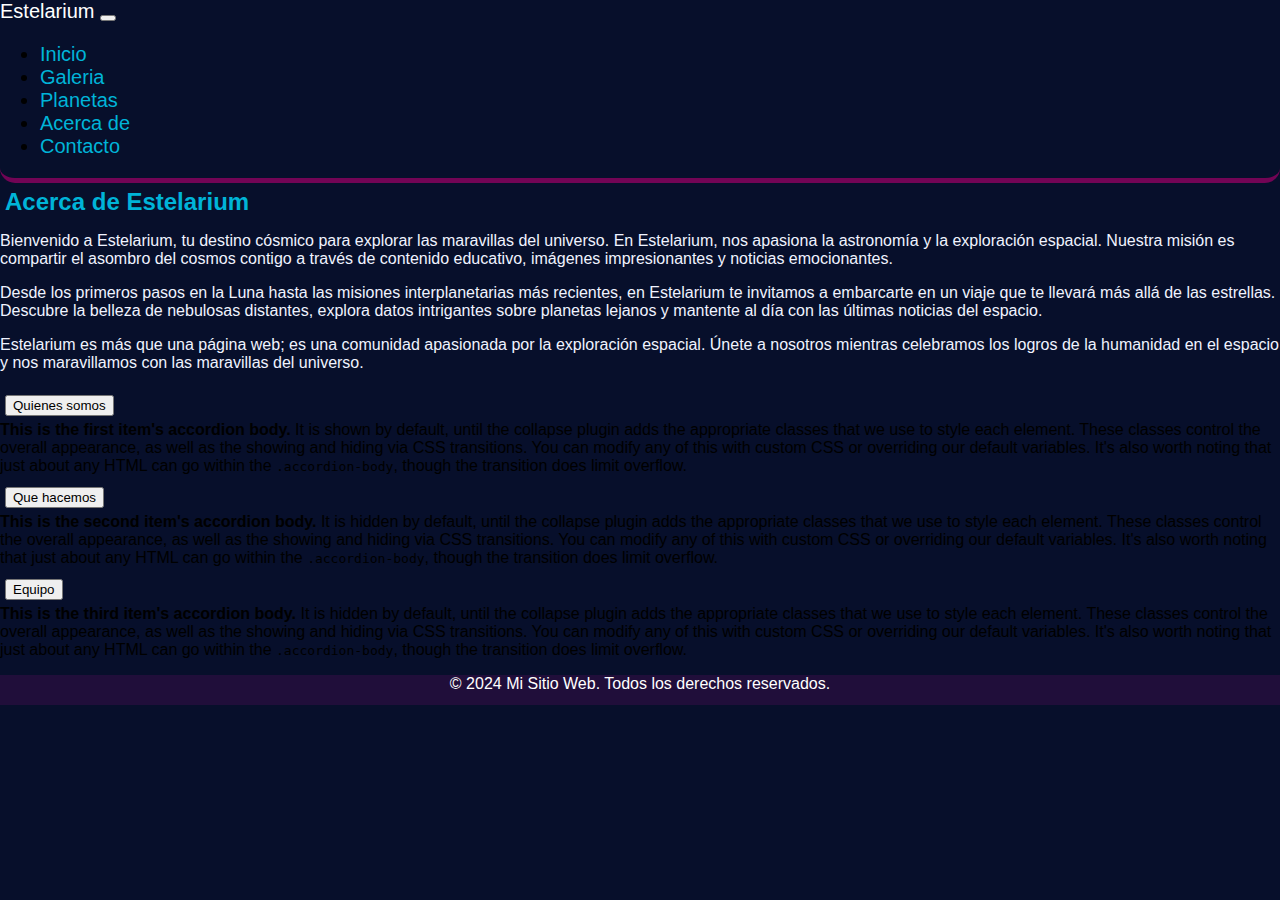
<file: acerca.html>
<!DOCTYPE html>
<html lang="es">
<head>
    <meta charset="UTF-8">
    <meta name="viewport" content="width=device-width, initial-scale=1.0">
    <title>Estelarium</title>
    <link href="https://cdn.jsdelivr.net/npm/bootstrap@5.3.2/dist/css/bootstrap.min.css" rel="stylesheet" integrity="sha384-T3c6CoIi6uLrA9TneNEoa7RxnatzjcDSCmG1MXxSR1GAsXEV/Dwwykc2MPK8M2HN" crossorigin="anonymous">
    <link rel="stylesheet" href="./css/style.css">
</head>
<body>

    <!-- <header>
        <a href="./index.html"
        class="logo">
            <h2 class="nombre-empresa">Estlarium</h2>
        </a>
        <nav>
            <a href="./index.html" class="nav-link">Inicio</a>
            <a href="./galeria.html" class="nav-link">Galeria</a>
            <a href="./planetas.html" class="nav-link">Planetas</a>
            <a href="./acerca.html" class="nav-link">Acerca de</a>
            <a href="./contacto.html" class="nav-link">Contacto</a>
            </nav>
    </header> -->

    <header class="navbar navbar-expand-lg ">
        <div class="container-fluid">
            <a class="navbar-brand text-primary" href="./index.html">Estelarium</a>
            <button class="navbar-toggler" type="button" data-bs-toggle="collapse" data-bs-target="#navbarNav" aria-controls="navbarNav" aria-expanded="false" aria-label="Toggle navigation">
            <span class="navbar-toggler-icon"></span>
            </button>
            <div class="collapse navbar-collapse" id="navbarNav">
                <ul class="navbar-nav">
                <li class="nav-item">
                    <a class="nav-link" aria-current="page" href="./index.html">Inicio</a>
                </li>
                <li class="nav-item">
                    <a class="nav-link" href="./galeria.html">Galeria</a>
                </li>
                <li class="nav-item">
                    <a class="nav-link" href="./planetas.html">Planetas</a>
                </li>
                <li class="nav-item">
                    <a class="nav-link" href="./acerca.html">Acerca de</a>
                </li>
                <li class="nav-item">
                    <a class="nav-link" href="./contacto.html">Contacto</a>
                </li>

                </ul>
            </div>
        </div>
    </header>

    <main class="acercade">
        <section class="about-section">
            <h2>Acerca de Estelarium</h2>
            <p>Bienvenido a Estelarium, tu destino cósmico para explorar las maravillas del universo. En Estelarium, nos apasiona la astronomía y la exploración espacial. Nuestra misión es compartir el asombro del cosmos contigo a través de contenido educativo, imágenes impresionantes y noticias emocionantes.</p>
    
            <p>Desde los primeros pasos en la Luna hasta las misiones interplanetarias más recientes, en Estelarium te invitamos a embarcarte en un viaje que te llevará más allá de las estrellas. Descubre la belleza de nebulosas distantes, explora datos intrigantes sobre planetas lejanos y mantente al día con las últimas noticias del espacio.</p>
    
            <p>Estelarium es más que una página web; es una comunidad apasionada por la exploración espacial. Únete a nosotros mientras celebramos los logros de la humanidad en el espacio y nos maravillamos con las maravillas del universo.</p>
            <!-- <div>
                <img src="./img/acercade1.jpg" alt="">
            </div> -->
        </section>
        <!-- Acordeon -->
        <section class="accordion bg-$indigo-300" id="accordionExample">
            <article class="accordion-item p-3 text-primary-emphasis bg-primary-subtle border border-primary-subtle rounded-3">
                <h2 class="accordion-header">
                    <button class="accordion-button" type="button" data-bs-toggle="collapse" data-bs-target="#collapseOne" aria-expanded="true" aria-controls="collapseOne">
                    Quienes somos
                    </button>
                </h2>
                <div id="collapseOne" class="accordion-collapse collapse show" data-bs-parent="#accordionExample">
                    <div class="accordion-body">
                    <strong>This is the first item's accordion body.</strong> It is shown by default, until the collapse plugin adds the appropriate classes that we use to style each element. These classes control the overall appearance, as well as the showing and hiding via CSS transitions. You can modify any of this with custom CSS or overriding our default variables. It's also worth noting that just about any HTML can go within the <code>.accordion-body</code>, though the transition does limit overflow.
                    </div>
                </div>
            </article>
            <article class="accordion-item p-3 text-primary-emphasis bg-primary-subtle border border-primary-subtle rounded-3">
                <h2 class="accordion-header">
                    <button class="accordion-button collapsed" type="button" data-bs-toggle="collapse" data-bs-target="#collapseTwo" aria-expanded="false" aria-controls="collapseTwo">
                    Que hacemos
                    </button>
                </h2>
                <div id="collapseTwo" class="accordion-collapse collapse" data-bs-parent="#accordionExample">
                    <div class="accordion-body">
                    <strong>This is the second item's accordion body.</strong> It is hidden by default, until the collapse plugin adds the appropriate classes that we use to style each element. These classes control the overall appearance, as well as the showing and hiding via CSS transitions. You can modify any of this with custom CSS or overriding our default variables. It's also worth noting that just about any HTML can go within the <code>.accordion-body</code>, though the transition does limit overflow.
                    </div>
                </div>
            </article>
            <article class="accordion-item p-3 text-primary-emphasis bg-primary-subtle border border-primary-subtle rounded-3">
                <h2 class="accordion-header">
                    <button class="accordion-button collapsed" type="button" data-bs-toggle="collapse" data-bs-target="#collapseThree" aria-expanded="false" aria-controls="collapseThree">
                    Equipo
                    </button>
                </h2>
                <div id="collapseThree" class="accordion-collapse collapse" data-bs-parent="#accordionExample">
                    <div class="accordion-body">
                    <strong>This is the third item's accordion body.</strong> It is hidden by default, until the collapse plugin adds the appropriate classes that we use to style each element. These classes control the overall appearance, as well as the showing and hiding via CSS transitions. You can modify any of this with custom CSS or overriding our default variables. It's also worth noting that just about any HTML can go within the <code>.accordion-body</code>, though the transition does limit overflow.
                    </div>
                </div>
            </article>
        </section>

    </main>
    <footer>
        <p>&copy; 2024 Mi Sitio Web. Todos los derechos reservados.</p>
    </footer>

    <script src="https://cdn.jsdelivr.net/npm/bootstrap@5.3.2/dist/js/bootstrap.bundle.min.js" integrity="sha384-C6RzsynM9kWDrMNeT87bh95OGNyZPhcTNXj1NW7RuBCsyN/o0jlpcV8Qyq46cDfL" crossorigin="anonymous"></script>
</body>
</html>
</file>
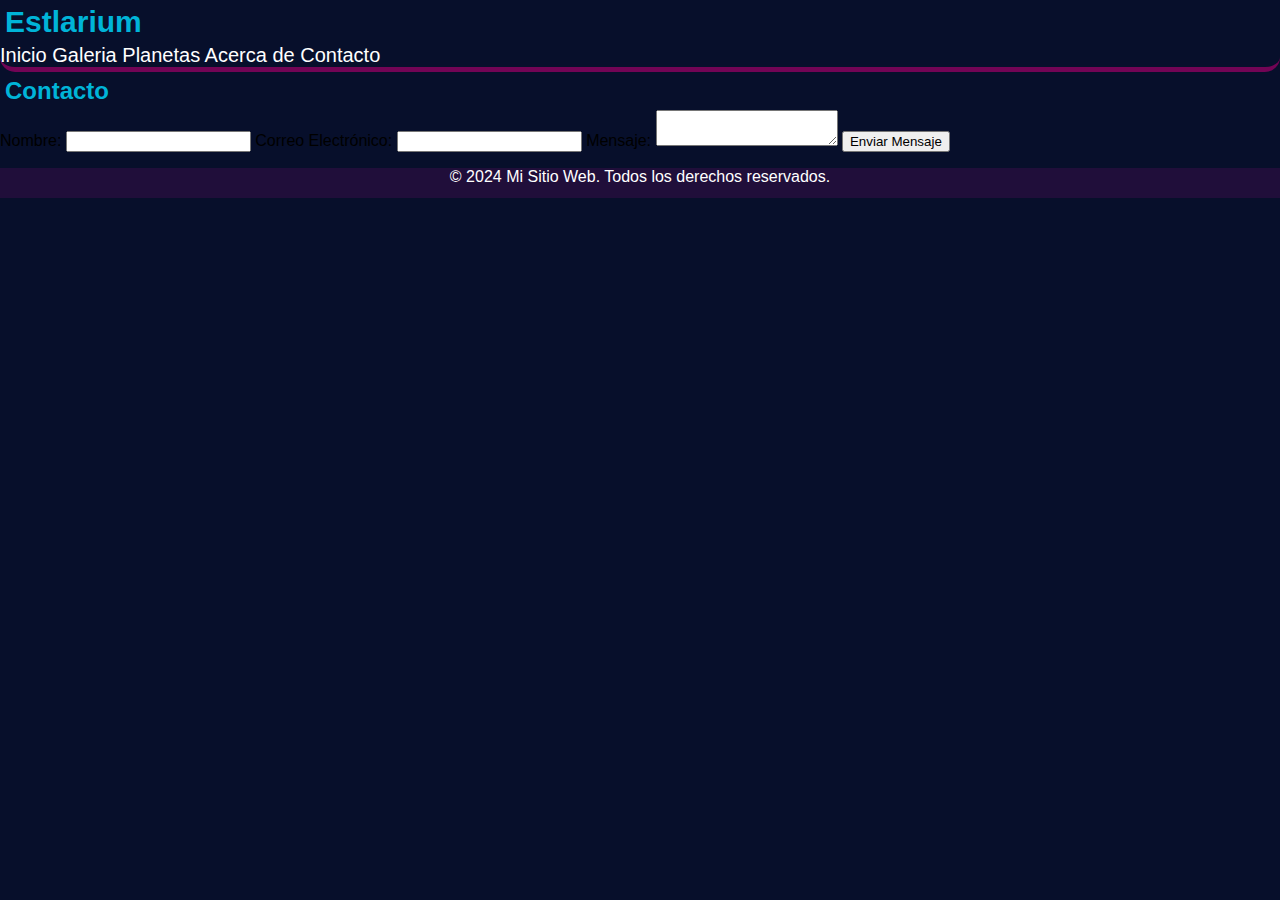
<file: contacto.html>
<!DOCTYPE html>
<html lang="es">
<head>
    <meta charset="UTF-8">
    <meta name="viewport" content="width=device-width, initial-scale=1.0">
    <title>Estelarium</title>
    <link rel="stylesheet" href="./css/style.css">
</head>
<body>

    <header>
        <a href="./index.html"
        class="logo">
            <h2 class="nombre-empresa">Estlarium</h2>
        </a>
        <nav>
            <a href="./index.html" class="nav-link">Inicio</a>
            <a href="./galeria.html" class="nav-link">Galeria</a>
            <a href="./planetas.html" class="nav-link">Planetas</a>
            <a href="./acerca.html" class="nav-link">Acerca de</a>
            <a href="./contacto.html" class="nav-link">Contacto</a>
            </nav>
    </header>


    <main>
        <section class="contact-section">
            <h2>Contacto</h2>
            <form action="procesar_formulario.php" method="POST">
                <label for="nombre">Nombre:</label>
                <input type="text" id="nombre" name="nombre" required>
    
                <label for="email">Correo Electrónico:</label>
                <input type="email" id="email" name="email" required>
    
                <label for="mensaje">Mensaje:</label>
                <textarea id="mensaje" name="mensaje" required></textarea>
    
                <button type="submit">Enviar Mensaje</button>
            </form>
        </section>
        </main>
    <footer>
        <p>&copy; 2024 Mi Sitio Web. Todos los derechos reservados.</p>
    </footer>

</body>
</html>
</file>
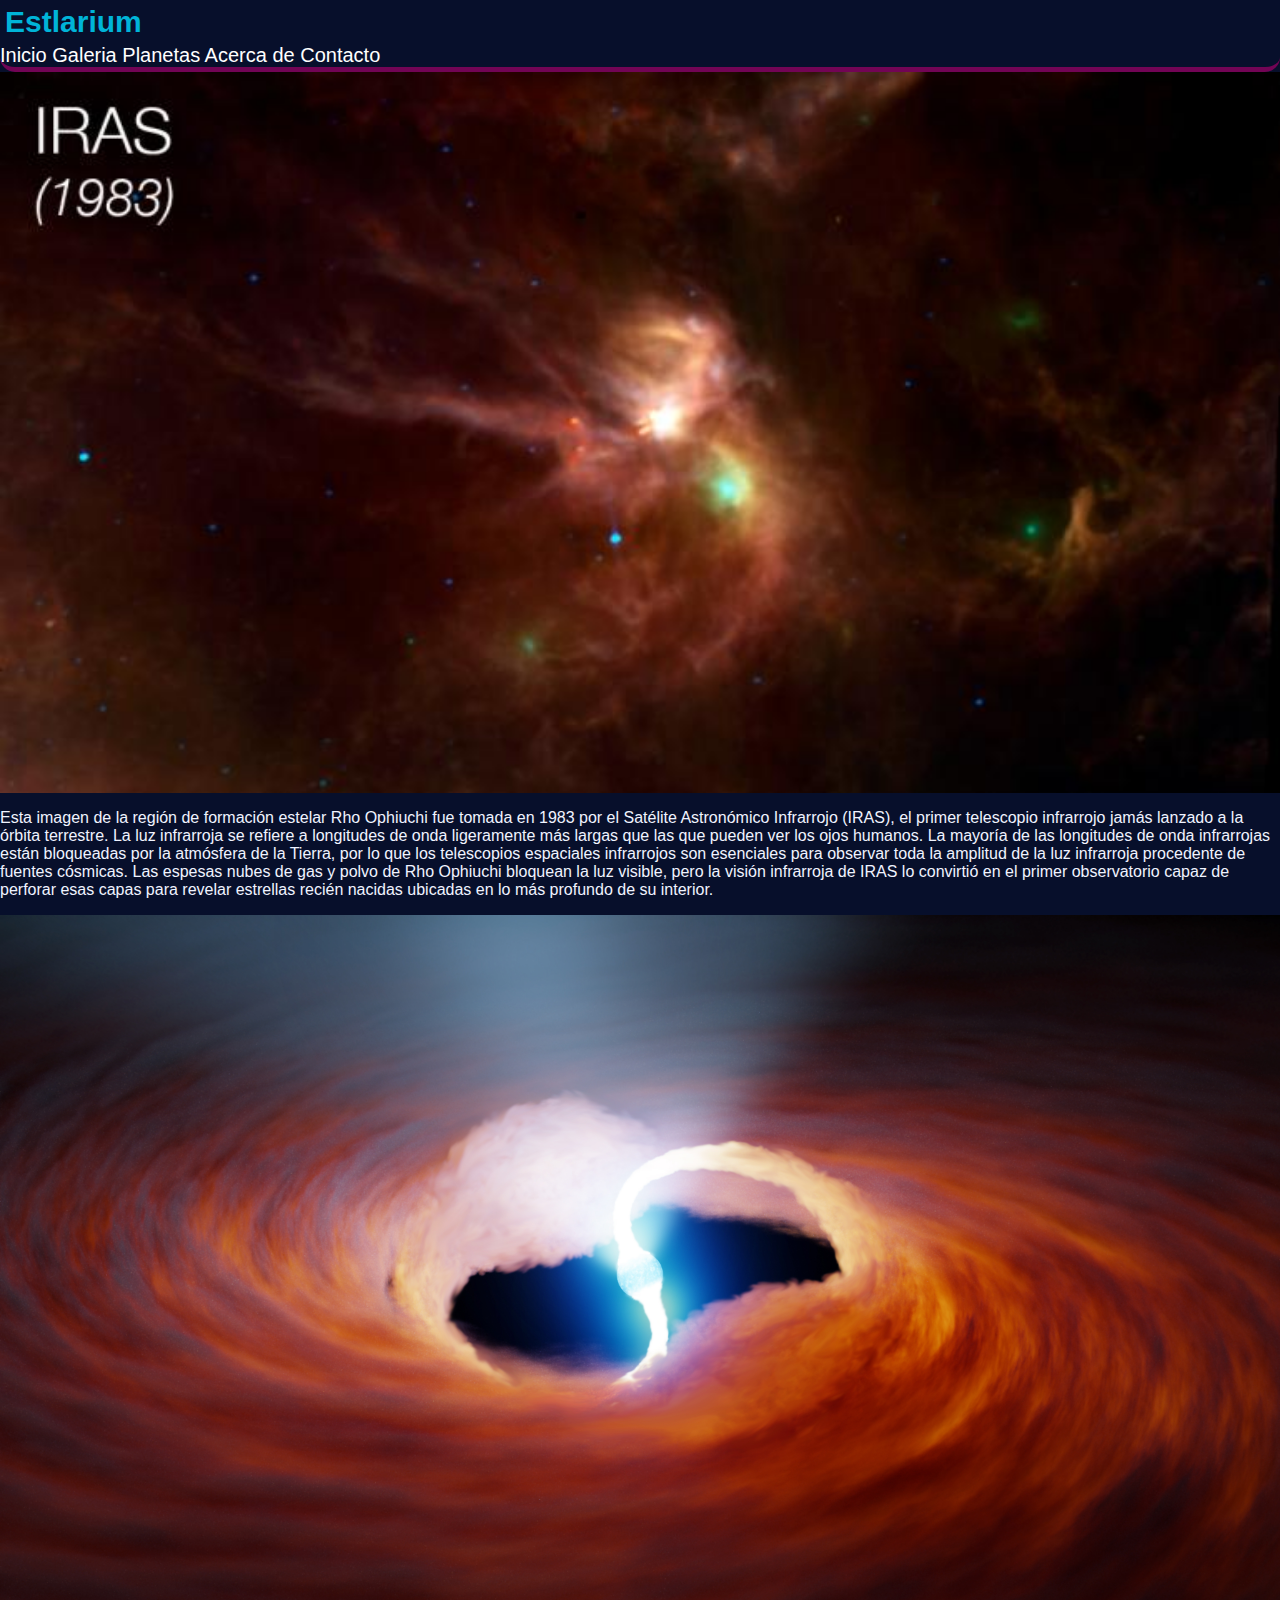
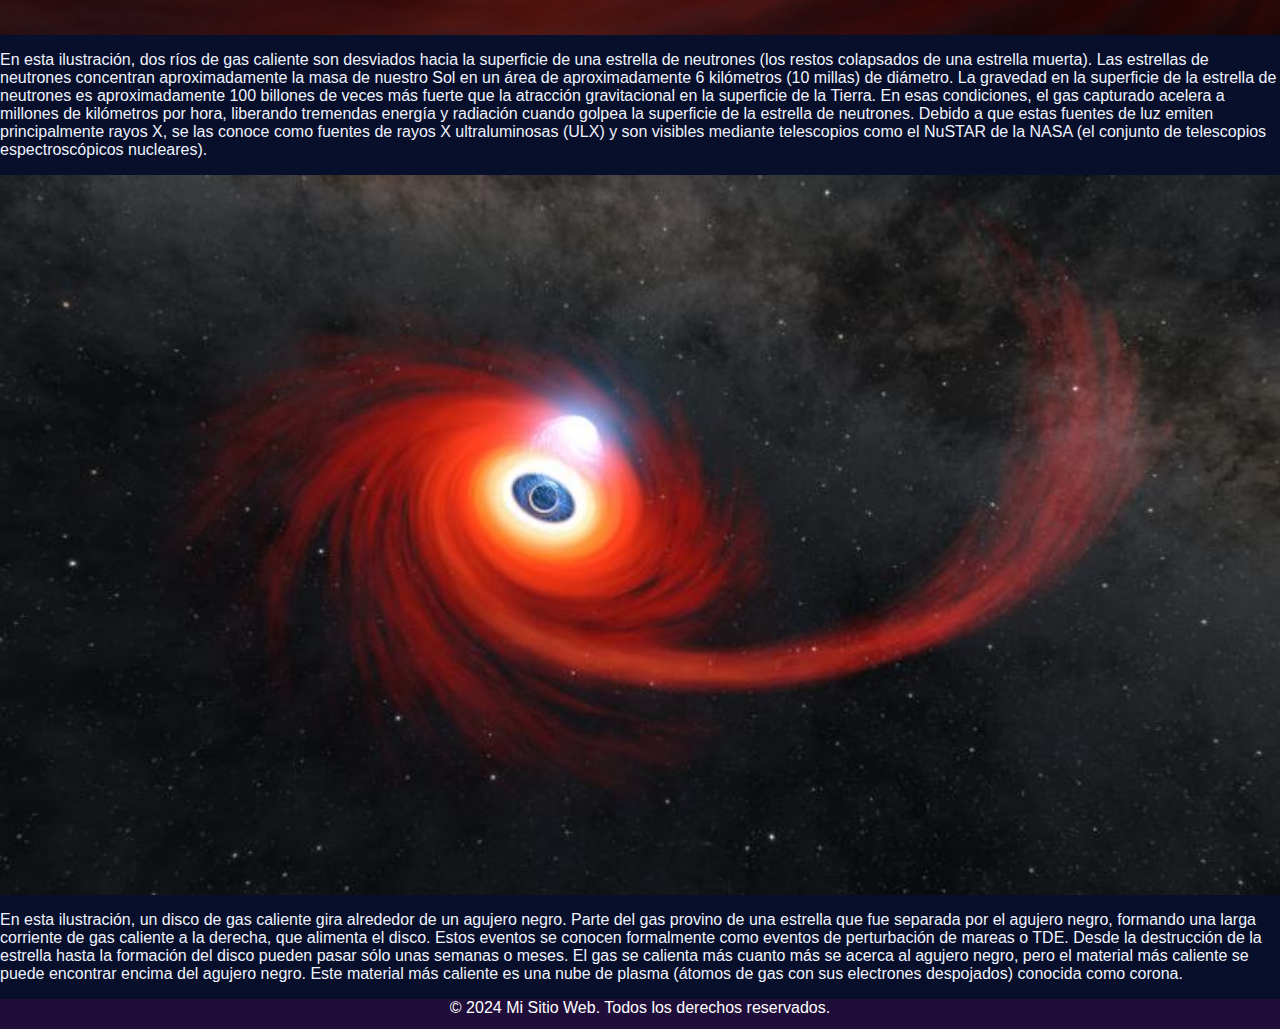
<file: galeria.html>
<!DOCTYPE html>
<html lang="es">
<head>
    <meta charset="UTF-8">
    <meta name="viewport" content="width=device-width, initial-scale=1.0">
    <title>Estelarium</title>
    <link rel="stylesheet" href="./css/style.css">
</head>
<body>

    <header>
        <a href="./index.html" class="logo">
            <h2 class="nombre-empresa">Estlarium</h2>
        </a>
        <nav>
            <a href="./index.html" class="nav-link">Inicio</a>
            <a href="./galeria.html" class="nav-link">Galeria</a>
            <a href="./planetas.html" class="nav-link">Planetas</a>
            <a href="./acerca.html" class="nav-link">Acerca de</a>
            <a href="./contacto.html" class="nav-link">Contacto</a>
            </nav>
    </header>


    <main>
        <section class="gallery">
            <div class="photo">
                <img src="./img/galeria1.jpg" alt="Foto 1">
                <p>Esta imagen de la región de formación estelar Rho Ophiuchi fue tomada en 1983 por el Satélite Astronómico Infrarrojo (IRAS), el primer telescopio infrarrojo jamás lanzado a la órbita terrestre. La luz infrarroja se refiere a longitudes de onda ligeramente más largas que las que pueden ver los ojos humanos. La mayoría de las longitudes de onda infrarrojas están bloqueadas por la atmósfera de la Tierra, por lo que los telescopios espaciales infrarrojos son esenciales para observar toda la amplitud de la luz infrarroja procedente de fuentes cósmicas. Las espesas nubes de gas y polvo de Rho Ophiuchi bloquean la luz visible, pero la visión infrarroja de IRAS lo convirtió en el primer observatorio capaz de perforar esas capas para revelar estrellas recién nacidas ubicadas en lo más profundo de su interior.</p>
            </div>
            <div class="photo">
                <img src="./img/galeria2.jpg" alt="Foto 2">
                <p>
                    En esta ilustración, dos ríos de gas caliente son desviados hacia la superficie de una estrella de neutrones (los restos colapsados de una estrella muerta). Las estrellas de neutrones concentran aproximadamente la masa de nuestro Sol en un área de aproximadamente 6 kilómetros (10 millas) de diámetro. La gravedad en la superficie de la estrella de neutrones es aproximadamente 100 billones de veces más fuerte que la atracción gravitacional en la superficie de la Tierra. En esas condiciones, el gas capturado acelera a millones de kilómetros por hora, liberando tremendas energía y radiación cuando golpea la superficie de la estrella de neutrones. Debido a que estas fuentes de luz emiten principalmente rayos X, se las conoce como fuentes de rayos X ultraluminosas (ULX) y son visibles mediante telescopios como el NuSTAR de la NASA (el conjunto de telescopios espectroscópicos nucleares).
                </p>
            </div>
            <div class="photo">
                <img src="./img/galeria3.jpg" alt="Foto 3">
                <p>
                    En esta ilustración, un disco de gas caliente gira alrededor de un agujero negro. Parte del gas provino de una estrella que fue separada por el agujero negro, formando una larga corriente de gas caliente a la derecha, que alimenta el disco. Estos eventos se conocen formalmente como eventos de perturbación de mareas o TDE. Desde la destrucción de la estrella hasta la formación del disco pueden pasar sólo unas semanas o meses. El gas se calienta más cuanto más se acerca al agujero negro, pero el material más caliente se puede encontrar encima del agujero negro. Este material más caliente es una nube de plasma (átomos de gas con sus electrones despojados) conocida como corona.
                </p>
            </div>
            <!-- Agrega más fotos según sea necesario -->
        </section>
    
    </main>
    <footer>
        <p>&copy; 2024 Mi Sitio Web. Todos los derechos reservados.</p>
    </footer>

</body>
</html>
</file>
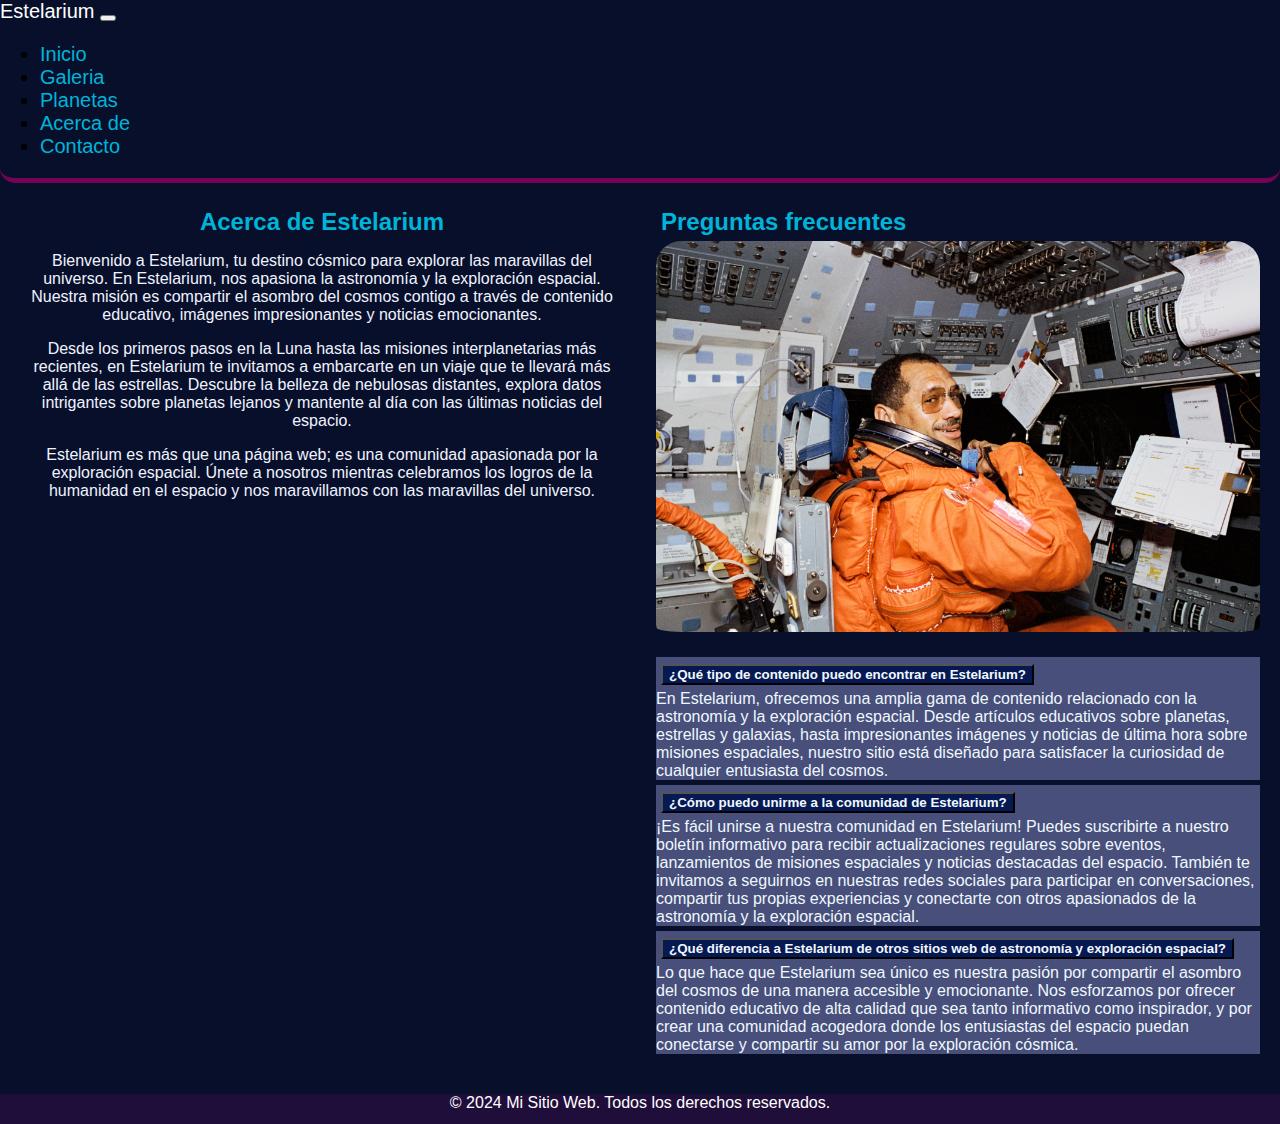
<file: pages/acerca.html>
<!DOCTYPE html>
<html lang="es">
<head>
    <meta charset="UTF-8">
    <meta name="viewport" content="width=device-width, initial-scale=1.0">
    <!-- Key words -->
    <meta name="keywords" content="acerca de nosotros, equipo, misión, valores, exploración espacial, astronomía, conocimiento del cosmos">
    <title>Estelarium</title>
    <meta name="title" content="Estelarium" />
    <!-- Meta description -->
    <meta name="description" content="Descubre quiénes somos en Estelarium. Conoce nuestro equipo apasionado por la exploración espacial y la astronomía. Aprende más sobre nuestra misión, valores y compromiso con la difusión del conocimiento sobre el cosmos. ¡Únete a nosotros en nuestro viaje por las estrellas!">
    
    <!-- Open Graph / Facebook -->
    <meta property="og:type" content="website" />
    <meta property="og:url" content="https://metatags.io/" />
    <meta property="og:title" content="Estelarium" />
    <meta property="og:description" content="Explora el cosmos con Estelarium. Descubre noticias, imágenes y curiosidades sobre la exploración espacial, planetas, estrellas y más. ¡Únete a nosotros en este viaje por el universo!" />
    <meta property="og:image" content="https://metatags.io/images/meta-tags.png" />

    <!-- Twitter -->
    <meta property="twitter:card" content="summary_large_image" />
    <meta property="twitter:url" content="https://metatags.io/" />
    <meta property="twitter:title" content="Estelarium" />
    <meta property="twitter:description" content="Explora el cosmos con Estelarium. Descubre noticias, imágenes y curiosidades sobre la exploración espacial, planetas, estrellas y más. ¡Únete a nosotros en este viaje por el universo!" />
    <meta property="twitter:image" content="https://metatags.io/images/meta-tags.png" />

    <!-- Links -->
    <link href="https://cdn.jsdelivr.net/npm/bootstrap@5.3.2/dist/css/bootstrap.min.css" rel="stylesheet" integrity="sha384-T3c6CoIi6uLrA9TneNEoa7RxnatzjcDSCmG1MXxSR1GAsXEV/Dwwykc2MPK8M2HN" crossorigin="anonymous">
    <link rel="stylesheet" href="../css/style.css">
</head>
<body>

    </header>

    <header class="navbar navbar-expand-lg ">
        <section class="container-fluid">
            <a class="navbar-brand text-primary" href="../index.html">Estelarium</a>
            <button class="navbar-toggler" type="button" data-bs-toggle="collapse" data-bs-target="#navbarNav" aria-controls="navbarNav" aria-expanded="false" aria-label="Toggle navigation">
            <span class="navbar-toggler-icon"></span>
            </button>
            <div class="collapse navbar-collapse" id="navbarNav">
                <ul class="navbar-nav">
                <li class="nav-item">
                    <a class="nav-link" aria-current="page" href="../index.html">Inicio</a>
                </li>
                <li class="nav-item">
                    <a class="nav-link" href="../pages/galeria.html">Galeria</a>
                </li>
                <li class="nav-item">
                    <a class="nav-link" href="../pages/planetas.html">Planetas</a>
                </li>
                <li class="nav-item">
                    <a class="nav-link" href="../pages/acerca.html">Acerca de</a>
                </li>
                <li class="nav-item">
                    <a class="nav-link" href="../pages/contacto.html">Contacto</a>
                </li>

                </ul>
            </div>
        </section>
    </header>

    <main class="acercade-container">
        <section >
            <article class="about-section">
                <h2>Acerca de Estelarium</h2>
                <p>Bienvenido a Estelarium, tu destino cósmico para explorar las maravillas del universo. En Estelarium, nos apasiona la astronomía y la exploración espacial. Nuestra misión es compartir el asombro del cosmos contigo a través de contenido educativo, imágenes impresionantes y noticias emocionantes.</p>
        
                <p>Desde los primeros pasos en la Luna hasta las misiones interplanetarias más recientes, en Estelarium te invitamos a embarcarte en un viaje que te llevará más allá de las estrellas. Descubre la belleza de nebulosas distantes, explora datos intrigantes sobre planetas lejanos y mantente al día con las últimas noticias del espacio.</p>
        
                <p>Estelarium es más que una página web; es una comunidad apasionada por la exploración espacial. Únete a nosotros mientras celebramos los logros de la humanidad en el espacio y nos maravillamos con las maravillas del universo.</p>
                <!-- <div>
                    <img src="./img/acercade1.jpg" alt="">
                </div> -->
            </article>
        </section>
        <section>
            <section class="accordion" id="accordionExample">
                <h2>Preguntas frecuentes</h2>
                <div>
                    <img src="../img/acercade1.jpg" alt="Acerca de nosotros">
                </div>
                <div class="accordion-item">
                    <h2 class="accordion-header">
                        <button class="accordion-button" type="button" data-bs-toggle="collapse" data-bs-target="#collapseOne" aria-expanded="true" aria-controls="collapseOne">
                            <strong>¿Qué tipo de contenido puedo encontrar en Estelarium?
                            </strong>
                        </button>
                    </h2>
                    <div id="collapseOne" class="accordion-collapse collapse show" data-bs-parent="#accordionExample">
                        <div class="accordion-body">
                            En Estelarium, ofrecemos una amplia gama de contenido relacionado con la astronomía y la exploración espacial. Desde artículos educativos sobre planetas, estrellas y galaxias, hasta impresionantes imágenes y noticias de última hora sobre misiones espaciales, nuestro sitio está diseñado para satisfacer la curiosidad de cualquier entusiasta del cosmos.                        </div>
                    </div>
                </div>
                <div class="accordion-item">
                    <h2 class="accordion-header">
                        <button class="accordion-button collapsed" type="button" data-bs-toggle="collapse" data-bs-target="#collapseTwo" aria-expanded="false" aria-controls="collapseTwo">
                            <strong>¿Cómo puedo unirme a la comunidad de Estelarium?</strong>
                        </button>
                    </h2>
                    <div id="collapseTwo" class="accordion-collapse collapse" data-bs-parent="#accordionExample">
                    <div class="accordion-body">
                        ¡Es fácil unirse a nuestra comunidad en Estelarium! Puedes suscribirte a nuestro boletín informativo para recibir actualizaciones regulares sobre eventos, lanzamientos de misiones espaciales y noticias destacadas del espacio. También te invitamos a seguirnos en nuestras redes sociales para participar en conversaciones, compartir tus propias experiencias y conectarte con otros apasionados de la astronomía y la exploración espacial.
                    </div>
                </div>
                </div>
                <div class="accordion-item">
                    <h2 class="accordion-header">
                        <button class="accordion-button collapsed" type="button" data-bs-toggle="collapse" data-bs-target="#collapseThree" aria-expanded="false" aria-controls="collapseThree">
                            <strong>¿Qué diferencia a Estelarium de otros sitios web de astronomía y exploración espacial?</strong>
                        </button>
                    </h2>
                <div id="collapseThree" class="accordion-collapse collapse" data-bs-parent="#accordionExample">
                    <div class="accordion-body">
                        Lo que hace que Estelarium sea único es nuestra pasión por compartir el asombro del cosmos de una manera accesible y emocionante. Nos esforzamos por ofrecer contenido educativo de alta calidad que sea tanto informativo como inspirador, y por crear una comunidad acogedora donde los entusiastas del espacio puedan conectarse y compartir su amor por la exploración cósmica.
                    </div>
                </div>
                </div>
            </section>

        </section>
    </main>
    <footer>
        <p>&copy; 2024 Mi Sitio Web. Todos los derechos reservados.</p>
    </footer>

    <script src="https://cdn.jsdelivr.net/npm/bootstrap@5.3.2/dist/js/bootstrap.bundle.min.js" integrity="sha384-C6RzsynM9kWDrMNeT87bh95OGNyZPhcTNXj1NW7RuBCsyN/o0jlpcV8Qyq46cDfL" crossorigin="anonymous"></script>
</body>
</html>
</file>
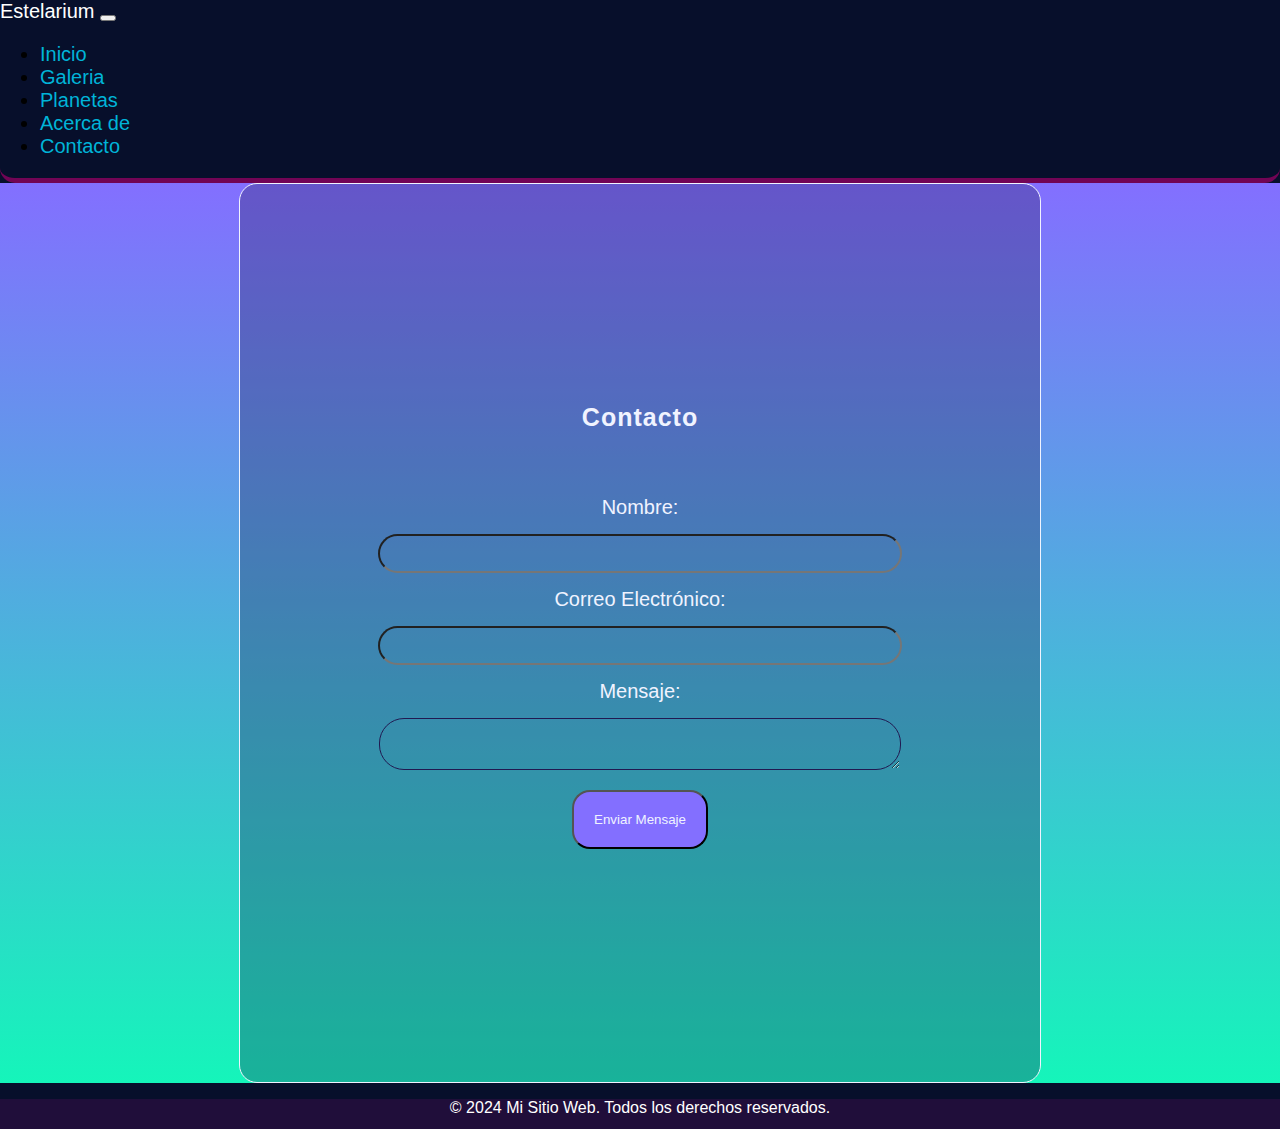
<file: pages/contacto.html>
<!DOCTYPE html>
<html lang="es">
<head>
    <meta charset="UTF-8">
    <meta name="viewport" content="width=device-width, initial-scale=1.0">

    <title>Estelarium</title>
    <meta name="title" content="Estelarium" />
    <!-- Meta description -->
    <meta name="description" content="Conecta con nosotros en Estelarium. Encuentra información de contacto y cómo comunicarte con nuestro equipo apasionado por la exploración espacial y la astronomía. Estamos aquí para responder tus preguntas, recibir tus comentarios y compartir nuestro entusiasmo por el cosmos. ¡Contáctanos hoy mismo y únete a la conversación!">

    <!-- Open Graph / Facebook -->
    <meta property="og:type" content="website" />
    <meta property="og:url" content="https://metatags.io/" />
    <meta property="og:title" content="Estelarium" />
    <meta property="og:description" content="Explora el cosmos con Estelarium. Descubre noticias, imágenes y curiosidades sobre la exploración espacial, planetas, estrellas y más. ¡Únete a nosotros en este viaje por el universo!" />
    <meta property="og:image" content="https://metatags.io/images/meta-tags.png" />

    <!-- Twitter -->
    <meta property="twitter:card" content="summary_large_image" />
    <meta property="twitter:url" content="https://metatags.io/" />
    <meta property="twitter:title" content="Estelarium" />
    <meta property="twitter:description" content="Explora el cosmos con Estelarium. Descubre noticias, imágenes y curiosidades sobre la exploración espacial, planetas, estrellas y más. ¡Únete a nosotros en este viaje por el universo!" />
    <meta property="twitter:image" content="https://metatags.io/images/meta-tags.png" />

    <!-- Links -->
    <link href="https://cdn.jsdelivr.net/npm/bootstrap@5.3.2/dist/css/bootstrap.min.css" rel="stylesheet" integrity="sha384-T3c6CoIi6uLrA9TneNEoa7RxnatzjcDSCmG1MXxSR1GAsXEV/Dwwykc2MPK8M2HN" crossorigin="anonymous">
    <link rel="stylesheet" href="../css/style.css">
</head>
<body>

    <header class="navbar navbar-expand-lg ">
        <section class="container-fluid">
            <a class="navbar-brand text-primary" href="../index.html">Estelarium</a>
            <button class="navbar-toggler" type="button" data-bs-toggle="collapse" data-bs-target="#navbarNav" aria-controls="navbarNav" aria-expanded="false" aria-label="Toggle navigation">
            <span class="navbar-toggler-icon"></span>
            </button>
            <div class="collapse navbar-collapse" id="navbarNav">
                <ul class="navbar-nav">
                <li class="nav-item">
                    <a class="nav-link" aria-current="page" href="../index.html">Inicio</a>
                </li>
                <li class="nav-item">
                    <a class="nav-link" href="../pages/galeria.html">Galeria</a>
                </li>
                <li class="nav-item">
                    <a class="nav-link" href="../pages/planetas.html">Planetas</a>
                </li>
                <li class="nav-item">
                    <a class="nav-link" href="../pages/acerca.html">Acerca de</a>
                </li>
                <li class="nav-item">
                    <a class="nav-link" href="../pages/contacto.html">Contacto</a>
                </li>

                </ul>
            </div>
        </section>
    </header>


    <main>
        <section>
            <article class="form-container">
                <div class="form">
                    <form>
                        <h2>Contacto</h2>
                        <label for="nombre">Nombre:</label>
                        <input type="text" id="nombre" name="nombre" required>
            
                        <label for="email">Correo Electrónico:</label>
                        <input type="email" id="email" name="email" required>
            
                        <label for="mensaje">Mensaje:</label>
                        <textarea id="mensaje" name="mensaje" required></textarea>
            
                        <button type="submit">Enviar Mensaje</button>
        
                    </form>
                </div>
            </article>
        </section>
    </main>
    <footer>
        <p>&copy; 2024 Mi Sitio Web. Todos los derechos reservados.</p>
    </footer>
    
    <script src="https://cdn.jsdelivr.net/npm/bootstrap@5.3.2/dist/js/bootstrap.bundle.min.js" integrity="sha384-C6RzsynM9kWDrMNeT87bh95OGNyZPhcTNXj1NW7RuBCsyN/o0jlpcV8Qyq46cDfL" crossorigin="anonymous"></script>
</body>
</html>
</file>
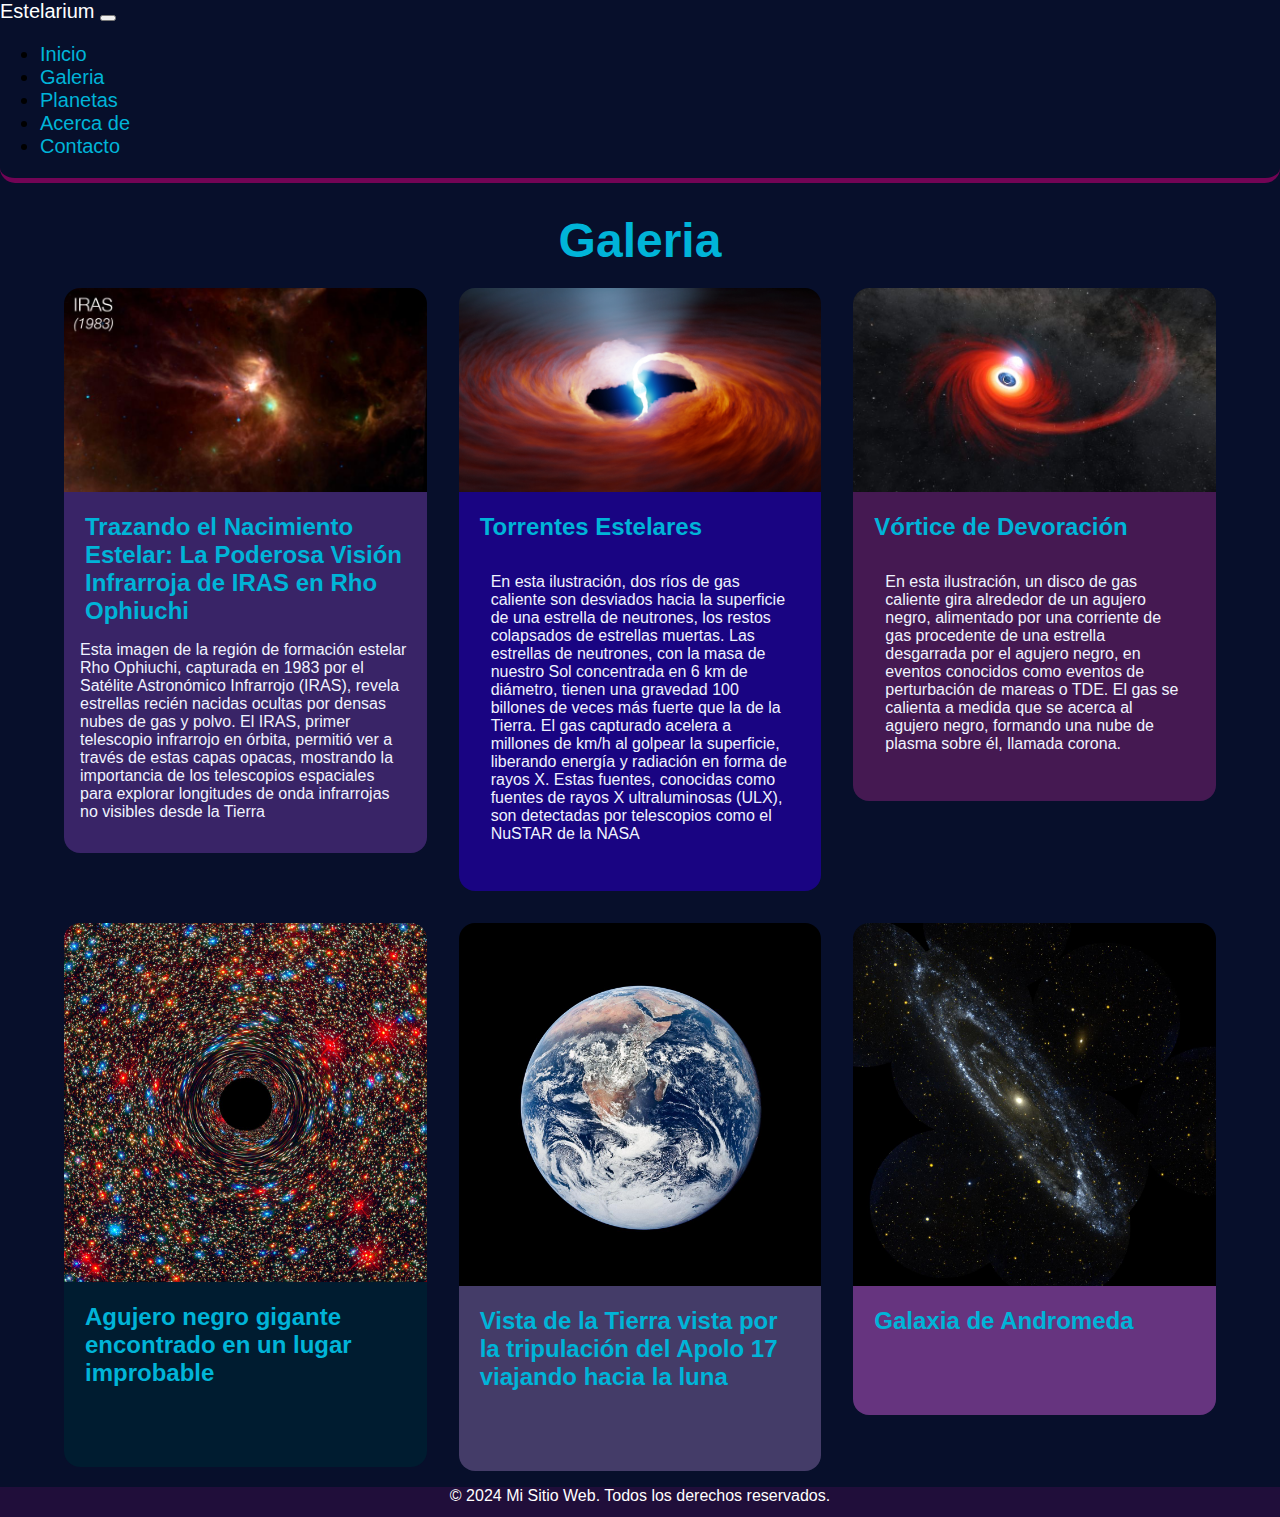
<file: pages/galeria.html>
<!DOCTYPE html>
<html lang="es">
<head>
    <meta charset="UTF-8">
    <meta name="viewport" content="width=device-width, initial-scale=1.0">
    <!-- Key words -->
    <meta name="keywords" content="galería de planetas, imágenes de planetas, sistema solar, exploración espacial, astronomía, fotografías astronómicas, descubrimientos astronómicos">

    <title>Estelarium</title>
    <meta name="title" content="Estelarium" />
    
    <!-- Meta description -->
    <meta name="description" content="Explora las maravillas del universo a través de nuestra galería de imágenes en Estelarium. Descubre fotos impresionantes de planetas, nebulosas, galaxias y otros objetos celestes capturados por telescopios y misiones espaciales. Embárcate en un viaje visual por el cosmos y maravíllate con la belleza y la grandeza del universo en nuestra galería fotográfica.">

    <!-- Open Graph / Facebook -->
    <meta property="og:type" content="website" />
    <meta property="og:url" content="https://metatags.io/" />
    <meta property="og:title" content="Estelarium" />
    <meta property="og:description" content="Explora el cosmos con Estelarium. Descubre noticias, imágenes y curiosidades sobre la exploración espacial, planetas, estrellas y más. ¡Únete a nosotros en este viaje por el universo!" />
    <meta property="og:image" content="https://metatags.io/images/meta-tags.png" />

    <!-- Twitter -->
    <meta property="twitter:card" content="summary_large_image" />
    <meta property="twitter:url" content="https://metatags.io/" />
    <meta property="twitter:title" content="Estelarium" />
    <meta property="twitter:description" content="Explora el cosmos con Estelarium. Descubre noticias, imágenes y curiosidades sobre la exploración espacial, planetas, estrellas y más. ¡Únete a nosotros en este viaje por el universo!" />
    <meta property="twitter:image" content="https://metatags.io/images/meta-tags.png" />

    <!-- Linka -->
    <link href="https://cdn.jsdelivr.net/npm/bootstrap@5.3.2/dist/css/bootstrap.min.css" rel="stylesheet" integrity="sha384-T3c6CoIi6uLrA9TneNEoa7RxnatzjcDSCmG1MXxSR1GAsXEV/Dwwykc2MPK8M2HN" crossorigin="anonymous">
    <link rel="stylesheet" href="../css/style.css">
</head>
<body>

    <header class="navbar navbar-expand-lg ">
        <section class="container-fluid">
            <a class="navbar-brand text-primary" href="../index.html">Estelarium</a>
            <button class="navbar-toggler" type="button" data-bs-toggle="collapse" data-bs-target="#navbarNav" aria-controls="navbarNav" aria-expanded="false" aria-label="Toggle navigation">
            <span class="navbar-toggler-icon"></span>
            </button>
            <div class="collapse navbar-collapse" id="navbarNav">
                <ul class="navbar-nav">
                <li class="nav-item">
                    <a class="nav-link" aria-current="page" href="../index.html">Inicio</a>
                </li>
                <li class="nav-item">
                    <a class="nav-link" href="../pages/galeria.html">Galeria</a>
                </li>
                <li class="nav-item">
                    <a class="nav-link" href="../pages/planetas.html">Planetas</a>
                </li>
                <li class="nav-item">
                    <a class="nav-link" href="../pages/acerca.html">Acerca de</a>
                </li>
                <li class="nav-item">
                    <a class="nav-link" href="../pages/contacto.html">Contacto</a>
                </li>

                </ul>
            </div>
        </section>
    </header>

    <main>
        <section class="galeria-container">
            <h1 class="animacionTitulo">Galeria</h1>
            <section class="galeria-grid">
                <article class="galeria-photo">
                    <article class="photos photos-color1" href="">
                        <div class="photo">
                            <img src="../img/galeria1.jpg" alt="imagen de la región de formación estelar Rho Ophiuchi">
                        </div>
                        <div class="photo-description photo-description-color1">
                            <h2 class="photo-title">Trazando el Nacimiento Estelar: La Poderosa Visión Infrarroja de IRAS en Rho Ophiuchi</h2>
                            <p class="photo-text">
                                Esta imagen de la región de formación estelar Rho Ophiuchi, capturada en 1983 por el Satélite Astronómico Infrarrojo (IRAS), revela estrellas recién nacidas ocultas por densas nubes de gas y polvo. El IRAS, primer telescopio infrarrojo en órbita, permitió ver a través de estas capas opacas, mostrando la importancia de los telescopios espaciales para explorar longitudes de onda infrarrojas no visibles desde la Tierra
                            </p>
                        </div>
                    </article>
                </article>
                <article class="galeria-photo">
                    <article class="photos photos-color2" href="">
                        <div class="photo">
                            <img src="../img/galeria2.jpg" alt="Ilustración: Gas caliente desviado hacia una estrella de neutrones. Fuentes de rayos X ultraluminosas (ULX) visibles mediante telescopios como NuSTAR de la NASA.">
                        </div>
                        <div class="photo-description photo-description-color2">
                            <h2 class="photo-title">Torrentes Estelares</h2>
                            <p class="photo-description">
                                En esta ilustración, dos ríos de gas caliente son desviados hacia la superficie de una estrella de neutrones, los restos colapsados de estrellas muertas. Las estrellas de neutrones, con la masa de nuestro Sol concentrada en 6 km de diámetro, tienen una gravedad 100 billones de veces más fuerte que la de la Tierra. El gas capturado acelera a millones de km/h al golpear la superficie, liberando energía y radiación en forma de rayos X. Estas fuentes, conocidas como fuentes de rayos X ultraluminosas (ULX), son detectadas por telescopios como el NuSTAR de la NASA
                            </p>
                        </div>
                    </article>
                </article>
                <article class="galeria-photo">
                    <article class="photos photos-color3" href="">
                        <div class="photo">
                            <img src="../img/galeria3.jpg" alt="Ilustración: Disco de gas caliente alrededor de un agujero negro. Evento de perturbación de mareas (TDE).">
                        </div>
                        <div class="photo-description photo-description-color3">
                            <h2 class="photo-title">Vórtice de Devoración</h2>
                            <p class="photo-description">
                                En esta ilustración, un disco de gas caliente gira alrededor de un agujero negro, alimentado por una corriente de gas procedente de una estrella desgarrada por el agujero negro, en eventos conocidos como eventos de perturbación de mareas o TDE. El gas se calienta a medida que se acerca al agujero negro, formando una nube de plasma sobre él, llamada corona.
                            </p>
                        </div>
                    </article>
                </article>
                <article class="galeria-photo">
                    <article class="photos photos-color4" href="">
                        <div class="photo">
                            <img src="../img/galeria4.jpg" alt="Agujero negro gigante encontrado en un lugar improbable">
                        </div>
                        <div class="photo-description photo-description-color4">
                            <h2 class="photo-title">Agujero negro gigante encontrado en un lugar improbable</h2>
                            <p class="photo-description">
                            </p>
                        </div>
                    </article>
                </article>
                <article class="galeria-photo">
                    <article class="photos photos-color5" href="">
                        <div class="photo">
                            <img src="../img/galeria5.jpg" alt="Vista de la Tierra vista por la tripulación del Apolo 17 viajando hacia la luna">
                        </div>
                        <div class="photo-description photo-description-color5">
                            <h2 class="photo-title">Vista de la Tierra vista por la tripulación del Apolo 17 viajando hacia la luna</h2>
                            <p class="photo-description">
                            </p>
                        </div>
                    </article>
                </article>
                <article class="galeria-photo">
                    <article class="photos photos-color6" href="">
                        <div class="photo">
                            <img src="../img/galeria6.jpg" alt="Galaxia de Andromeda">
                        </div>
                        <div class="photo-description photo-description-color6">
                            <h2 class="photo-title">Galaxia de Andromeda</h2>
                            <p class="photo-description">
                            </p>
                        </div>
                    </article>
                </article>

            </section>
        </section>
    </main>

    <footer>
        <p>&copy; 2024 Mi Sitio Web. Todos los derechos reservados.</p>
    </footer>

    <script src="https://cdn.jsdelivr.net/npm/bootstrap@5.3.2/dist/js/bootstrap.bundle.min.js" integrity="sha384-C6RzsynM9kWDrMNeT87bh95OGNyZPhcTNXj1NW7RuBCsyN/o0jlpcV8Qyq46cDfL" crossorigin="anonymous"></script>
</body>
</html>
</file>
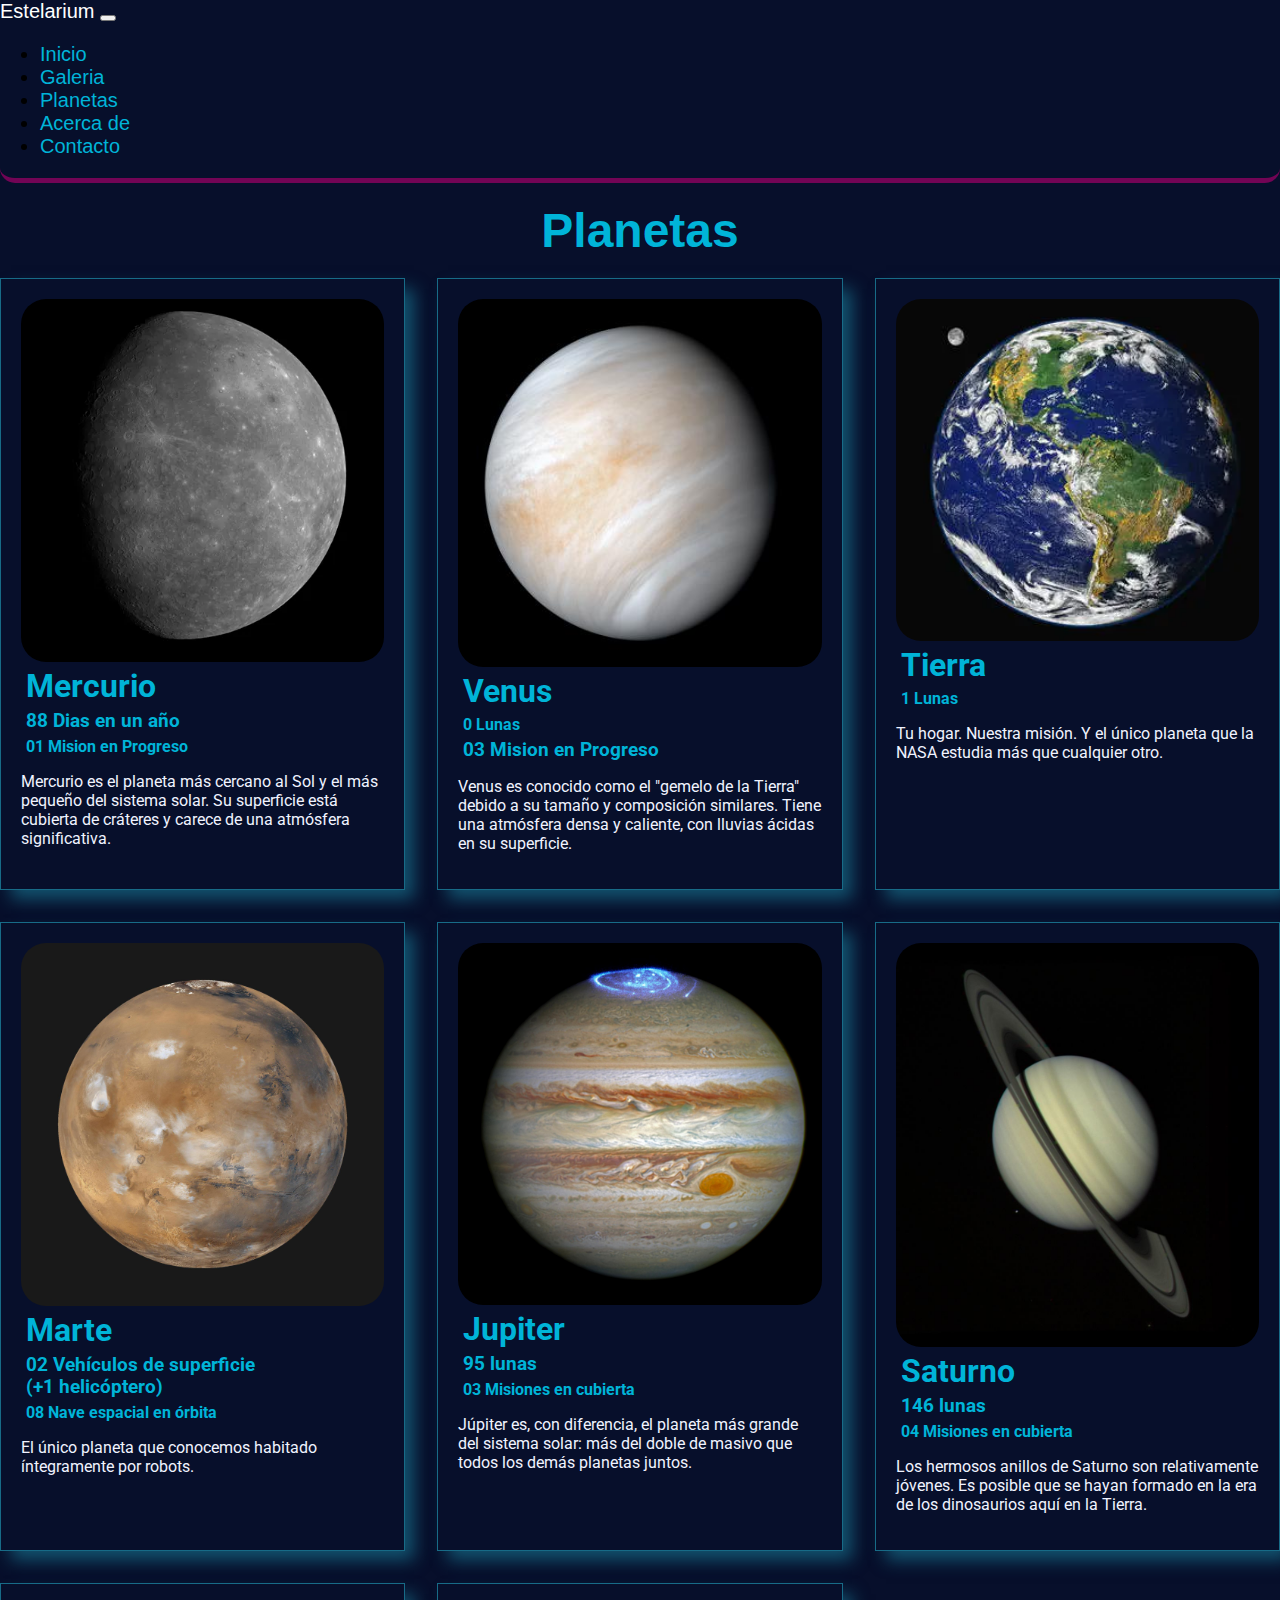
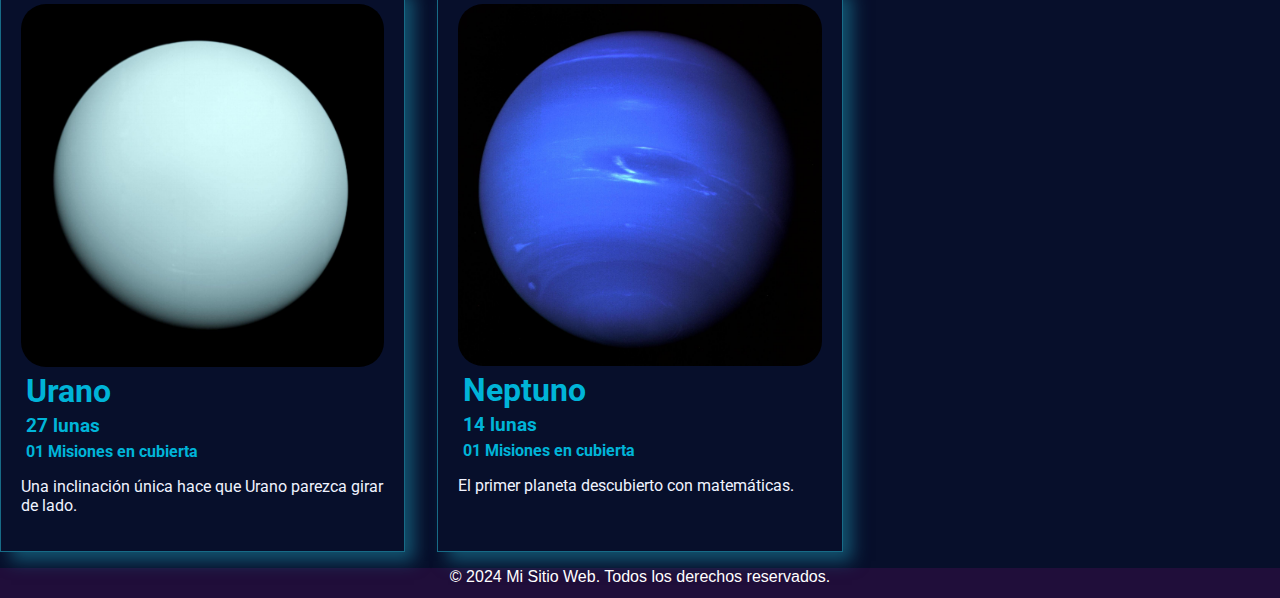
<file: pages/planetas.html>
<!DOCTYPE html>
<html lang="es">
<head>
    <meta charset="UTF-8">
    <meta name="viewport" content="width=device-width, initial-scale=1.0">
    <!-- Key words -->
    <meta name="keywords" content="planetas, sistema solar, astronomía, exploración espacial, Mercurio, Venus, Tierra, Marte, Júpiter, Saturno, Urano, Neptuno">

    <title>Estelarium</title>
    <meta name="title" content="Estelarium" />
    <meta name="description" content="Explora el cosmos con Estelarium. Descubre noticias, imágenes y curiosidades sobre la exploración espacial, planetas, estrellas y más. ¡Únete a nosotros en este viaje por el universo!" />

    <!-- Open Graph / Facebook -->
    <meta property="og:type" content="website" />
    <meta property="og:url" content="https://metatags.io/" />
    <meta property="og:title" content="Estelarium" />
    <meta property="og:description" content="Explora el cosmos con Estelarium. Descubre noticias, imágenes y curiosidades sobre la exploración espacial, planetas, estrellas y más. ¡Únete a nosotros en este viaje por el universo!" />
    <meta property="og:image" content="https://metatags.io/images/meta-tags.png" />

    <!-- Twitter -->
    <meta property="twitter:card" content="summary_large_image" />
    <meta property="twitter:url" content="https://metatags.io/" />
    <meta property="twitter:title" content="Estelarium" />
    <meta property="twitter:description" content="Explora el cosmos con Estelarium. Descubre noticias, imágenes y curiosidades sobre la exploración espacial, planetas, estrellas y más. ¡Únete a nosotros en este viaje por el universo!" />
    <meta property="twitter:image" content="https://metatags.io/images/meta-tags.png" />

    <!-- Links -->
    <link href="https://cdn.jsdelivr.net/npm/bootstrap@5.3.2/dist/css/bootstrap.min.css" rel="stylesheet" integrity="sha384-T3c6CoIi6uLrA9TneNEoa7RxnatzjcDSCmG1MXxSR1GAsXEV/Dwwykc2MPK8M2HN" crossorigin="anonymous">
    <link rel="stylesheet" href="../css/style.css">
</head>
<body>

    <header class="navbar navbar-expand-lg ">
        <section class="container-fluid">
            <a class="navbar-brand text-primary" href="../index.html">Estelarium</a>
            <button class="navbar-toggler" type="button" data-bs-toggle="collapse" data-bs-target="#navbarNav" aria-controls="navbarNav" aria-expanded="false" aria-label="Toggle navigation">
            <span class="navbar-toggler-icon"></span>
            </button>
            <div class="collapse navbar-collapse" id="navbarNav">
                <ul class="navbar-nav">
                <li class="nav-item">
                    <a class="nav-link" aria-current="page" href="../index.html">Inicio</a>
                </li>
                <li class="nav-item">
                    <a class="nav-link" href="../pages/galeria.html">Galeria</a>
                </li>
                <li class="nav-item">
                    <a class="nav-link" href="../pages/planetas.html">Planetas</a>
                </li>
                <li class="nav-item">
                    <a class="nav-link" href="../pages/acerca.html">Acerca de</a>
                </li>
                <li class="nav-item">
                    <a class="nav-link" href="../pages/contacto.html">Contacto</a>
                </li>

                </ul>
            </div>
        </section>
    </header>

    <main>
        <h1 class="animacionTitulo">Planetas</h1>
        <!-- Seccion de planetas v2 -->
        <section class="planetas-container">
            <article class="planetas-info">
                <img src="../img/mercurio.webp" alt="Imagen de Mercurio">
                <h2>Mercurio</h2>
                <h3>88 Dias en un año</h3>
                <h4>01 Mision en Progreso</h4>
                <p>
                    Mercurio es el planeta más cercano al Sol y el más pequeño del sistema solar. Su superficie está cubierta de cráteres y carece de una atmósfera significativa.
                </p>
            </article>
            <article class="planetas-info">
                <img src="../img/venus.webp" alt="Imagen de Venus">
                <h2>Venus</h2>
                <h4>0 Lunas</h4>
                <h3>03 Mision en Progreso</h3>
                <p>
                    Venus es conocido como el "gemelo de la Tierra" debido a su tamaño y composición similares. Tiene una atmósfera densa y caliente, con lluvias ácidas en su superficie.
                </p>
            </article>
            <article class="planetas-info">
                <img src="../img/tierra.webp" alt="Imagen de Venus">
                <h2>Tierra</h2>
                <h4>1 Lunas</h4>
                <p>
                    Tu hogar. Nuestra misión. Y el único planeta que la NASA estudia más que cualquier otro.
                </p>
            </article>
            <article class="planetas-info">
                <img src="../img/marte.jpg" alt="Imagen de Venus">
                <h2>Marte</h2>
                <h3>02 Vehículos de superficie <br> (+1 helicóptero)</h3>
                <h4>08 Nave espacial en órbita</h4>
                <p>
                    El único planeta que conocemos habitado íntegramente por robots.
                </p>
            </article>
            <article class="planetas-info">
                <img src="../img/jupiter.jpg" alt="Imagen de Venus">
                <h2>Jupiter</h2>
                <h3>95 lunas</h3>
                <h4>03 Misiones en cubierta</h4>
                <p>
                    Júpiter es, con diferencia, el planeta más grande del sistema solar: más del doble de masivo que todos los demás planetas juntos.
                </p>
            </article>
            <article class="planetas-info">
                <img src="../img/saturno.jpg" alt="Imagen de Saturno">
                <h2>Saturno</h2>
                <h3>146 lunas</h3>
                <h4>04 Misiones en cubierta</h4>
                <p>
                    Los hermosos anillos de Saturno son relativamente jóvenes. Es posible que se hayan formado en la era de los dinosaurios aquí en la Tierra.
                </p>
            </article>
            <article class="planetas-info">
                <img src="../img/urano.jpg" alt="Imagen de Urano">
                <h2>Urano</h2>
                <h3>27 lunas</h3>
                <h4>01 Misiones en cubierta</h4>
                <p>
                    Una inclinación única hace que Urano parezca girar de lado.
                </p>
            </article>
            <article class="planetas-info">
                <img src="../img/neptuno.jpg" alt="Imagen de Neptuno">
                <h2>Neptuno</h2>
                <h3>14 lunas</h3>
                <h4>01 Misiones en cubierta</h4>
                <p>
                    El primer planeta descubierto con matemáticas.
                </p>
            </article>


        </section>
    </main>
    <footer>
        <p>&copy; 2024 Mi Sitio Web. Todos los derechos reservados.</p>
    </footer>

    <script src="https://cdn.jsdelivr.net/npm/bootstrap@5.3.2/dist/js/bootstrap.bundle.min.js" integrity="sha384-C6RzsynM9kWDrMNeT87bh95OGNyZPhcTNXj1NW7RuBCsyN/o0jlpcV8Qyq46cDfL" crossorigin="anonymous"></script>
</body>
</html>
</file>
<file: css/style.css>
/* Estilos generales */
@import url("https://fonts.googleapis.com/css2?family=Roboto:ital,wght@0,100;0,300;0,400;0,500;0,700;0,900;1,100;1,300;1,400;1,500;1,700;1,900&display=swap");
body {
  font-family: sans-serif;
  margin: 0;
}

a {
  text-decoration: none;
  color: white;
}

h1 {
  color: rgb(0, 180, 216);
  font-weight: bold;
  margin: 10px;
}

h2, h3, h4 {
  color: rgb(0, 180, 216);
  margin: 5px;
}

p {
  color: rgb(240, 243, 255);
}

body {
  background: rgb(7, 15, 43);
}

img {
  max-width: 100%;
  display: block;
}

/* Header */
header {
  border-radius: 15px;
  border-bottom: 5px solid #720455;
  font-size: 20px;
}

@media (max-width: 680px) {
  .container-fluid {
    padding: 20px;
  }
  .container-fluid .navbar-brand {
    font-size: 29px;
  }
}
/* Header de bootstrap */
.navbar-nav .nav-link {
  color: rgb(0, 180, 216);
}

.nav-link:hover {
  color: rgb(29, 36, 202);
}

/* FOOTEER */
footer {
  text-align: center;
  width: 100%;
  height: 30px;
  background-color: #200E3A;
}

footer p {
  color: #fff;
}

@media (max-width: 680px) {
  footer {
    flex-direction: column;
    overflow: hidden;
  }
}
/* Pagina de inicio */
main a.btn {
  position: relative;
  font-size: 1.2rem;
  font-weight: bold;
  display: inline-block;
  margin-top: 30px;
  background: #fff;
  color: #333;
  text-decoration: none;
  padding: 10px 30px;
  border-radius: 10px;
  margin: 10px;
}
main a.btn:hover {
  background-color: rgb(0, 180, 216);
}
main .banner {
  position: relative;
  width: 100%;
  min-height: 100vh;
  display: flex;
  justify-content: center;
  align-items: center;
  padding: 0;
}
main .banner .content {
  position: relative;
  max-width: 900px;
  text-align: center;
}
main .banner .content .titulo-gr {
  color: transparent;
  font-size: 5rem;
  background: linear-gradient(123deg, #525CEB, #B931FC);
  background-clip: text;
  margin: 5px;
}
main .banner .content p {
  color: #fff;
  font-size: 20px;
}
main .banner::before {
  content: "";
  position: absolute;
  bottom: 0;
  left: 0;
  width: 100%;
  height: 200px;
  background: linear-gradient(to top, #1F2544, transparent);
}
main .banner2 {
  position: relative;
  width: 100%;
  min-height: 100vh;
  display: flex;
  justify-content: center;
  align-items: center;
  padding: 0;
}
main .banner2::before {
  position: absolute;
  bottom: 0;
  left: 0;
  width: 100%;
  height: 400px;
}
main .banner2::after {
  content: "";
  position: absolute;
  top: 0;
  left: 0;
  width: 100%;
  height: 400px;
  background: linear-gradient(to bottom, #1F2544, transparent);
}
main .planetasCard {
  text-align: center;
}
main .planetasCard .planetasCard-title {
  font-size: 2.5rem;
  margin: 10px;
}
main .planetasCard .planetasCard-list {
  position: relative;
  display: flex;
  justify-content: center;
  align-items: center;
  flex-wrap: wrap;
}
main .planetasCard:hover .box {
  opacity: 0.2;
}
main .planetasCard .box {
  position: relative;
  min-width: 350px;
  height: 480px;
  background: #474F7A;
  transition: 0.5s;
  margin: 10px;
  overflow: hidden;
  border-radius: 15px;
}
main .planetasCard .box:hover {
  opacity: 1;
  transform: scale(1.2);
}
main .planetasCard .box .imgBx {
  position: relative;
  width: 100%;
  height: 400px;
}
main .planetasCard .box .content {
  width: 100%;
  height: 80px;
  display: flex;
  justify-content: center;
  align-items: center;
}
main .planetasCard .box .content h3 {
  color: #fff;
  font-size: 30px;
  font-weight: 500;
  line-height: 1.2em;
}
main .banner3 {
  position: relative;
  width: 100%;
  min-height: 100vh;
  display: flex;
  justify-content: center;
  align-items: center;
  padding: 0;
}
main .banner3 ::before {
  content: "";
  position: absolute;
  bottom: 0;
  left: 0;
  width: 100%;
  height: 400px;
  background: linear-gradient(to top, #111, transparent);
}
main .banner3::after {
  content: "";
  position: absolute;
  top: 0;
  left: 0;
  width: 100%;
  height: 400px;
  background: linear-gradient(to bottom, #111, transparent);
}
main .info {
  position: relative;
  width: 100%;
  display: flex;
  justify-content: center;
  align-items: center;
  padding: 0;
}
main .info .contentBx {
  min-width: 50%;
  width: 50%;
  padding-right: 10px;
  padding: 30px;
}
main .info .contentBx .titleText {
  font-weight: 600;
  color: #fff;
  font-size: 2em;
  margin-bottom: 10px;
}
main .info .contentBx .text {
  color: #fff;
  font-size: 1em;
}
main .info .ImgBx {
  position: relative;
  min-height: 500px;
  width: 50%;
}
main .info .ImgBx img {
  border-radius: 15px;
  position: absolute;
  top: 0;
  left: 0;
  width: 100%;
  height: 100%;
  -o-object-fit: cover;
  object-fit: cover;
}

.fitBg {
  position: absolute;
  top: 0;
  left: 0;
  width: 100%;
  height: 100%;
  -o-object-fit: cover;
  object-fit: cover;
  opacity: 0.8;
}

@media (max-width: 600px) {
  main .banner .content {
    max-width: 300px;
  }
  main .banner .content .titulo-gr {
    font-size: 50px;
  }
  main .banner .content .titulo-gr p {
    font-size: 1em;
  }
  main .info {
    flex-direction: column;
  }
  main .info .contentBx {
    min-width: 100%;
    width: 100%;
    text-align: center;
  }
  main .info .ImgBx {
    min-width: 100%;
    width: 100%;
    text-align: center;
    padding-right: 0px;
  }
  .ImgBx {
    min-height: 250px;
  }
  .titleText {
    font-size: 1.5em;
  }
  a.btn {
    margin-bottom: 30px;
  }
  .destinationList .box {
    position: relative;
    max-width: 350px;
    width: 100%;
    height: 400px;
    min-width: initial;
  }
  .planetasCard-list .box .imgBx {
    height: 320px;
  }
}
/* GALERIA v2 */
main .galeria-container, main .acercade-container {
  margin-top: 20px;
  padding: 0;
  max-width: 100%;
  width: 90%;
  margin-left: auto;
  margin-right: auto;
}
main .galeria-container .galeria-grid, main .acercade-container .galeria-grid {
  display: grid;
  grid-template-columns: repeat(3, 1fr);
  gap: 2rem;
}
main .galeria-container .galeria-grid .galeria-photo, main .acercade-container .galeria-grid .galeria-photo {
  display: flex;
  flex-direction: column;
}
main .galeria-container .galeria-grid .galeria-photo .photos, main .acercade-container .galeria-grid .galeria-photo .photos {
  border-radius: 1rem;
  overflow: hidden;
  text-decoration: none;
  font-weight: 400;
  transition: 0, 15s;
  border: none;
}
main .galeria-container .galeria-grid .galeria-photo .photo-description, main .acercade-container .galeria-grid .galeria-photo .photo-description {
  padding: 1rem;
}

.photos-color1:hover {
  box-shadow: 10px 14px 30px 0px #7e5dc7;
}

.photo-description-color1 {
  background-color: #392467;
}
.photo-description-color1:hover {
  background-color: #4e318d;
}

.photos-color2:hover {
  box-shadow: 10px 14px 30px 0px #4a27f8;
}

.photo-description-color2 {
  background-color: #190482;
}
.photo-description-color2:hover {
  background-color: #2306b3;
}

.photos-color3:hover {
  box-shadow: 10px 14px 30px 0px #a63fc5;
}

.photo-description-color3 {
  background-color: #451952;
}
.photo-description-color3:hover {
  background-color: #662579;
}

.photos-color4:hover {
  box-shadow: 10px 14px 30px 0px #0075c9;
}

.photo-description-color4 {
  background-color: #001C30;
}
.photo-description-color4:hover {
  background-color: #003a63;
}

.photos-color5:hover {
  box-shadow: 10px 14px 30px 0px #8e85b8;
}

.photo-description-color5 {
  background-color: #443C68;
}
.photo-description-color5:hover {
  background-color: #594f88;
}

.photos-color6:hover {
  box-shadow: 10px 14px 30px 0px #b281cb;
}

.photo-description-color6 {
  background-color: #66347F;
}
.photo-description-color6:hover {
  background-color: #8343a3;
}

@media (max-width: 850px) {
  main .galeria-container .galeria-grid, main .acercade-container .galeria-grid {
    grid-template-columns: repeat(2, 1fr);
  }
}
@media (max-width: 600px) {
  main .galeria-container .galeria-grid, main .acercade-container .galeria-grid {
    grid-template-columns: repeat(1, 1fr);
  }
}
img {
  width: 100%;
}

main .animacionTitulo {
  text-align: center;
  font-size: 3rem;
  padding: 10px;
  border-radius: 15px;
  background: linear-gradient(123deg, #FF407D, #333A73);
  background-position: 0% 100%;
  background-repeat: no-repeat;
  background-size: 0% 100%;
  transition: background-size 0.5s;
}
main .animacionTitulo:hover {
  background-size: 100% 100%;
}
main .planetas-container {
  background-color: #070F2B;
  display: grid;
  display: grid;
  grid-template-columns: repeat(3, 1fr);
  gap: 2rem;
}
main .planetas-container .planetas-info {
  align-items: center;
  color: #EFECEC;
  padding: 20px;
  font-family: Roboto;
  border: 1px solid #176B87;
  box-shadow: 10px 10px 16px -1px rgba(23, 107, 135, 0.75);
}
main .planetas-container .planetas-info img {
  border-radius: 25px;
}
main .planetas-container .planetas-info h2 {
  font-size: 2rem;
  margin: 5px;
}
main .planetas-container .planetas-info:hover {
  transition: 0.5s;
  background-color: #1D2B53;
  transform: scale(1.05);
}

@media (max-width: 850px) {
  main .planetas-container {
    display: grid;
    grid-template-columns: repeat(2, 1fr);
    gap: 2rem;
  }
}
@media (max-width: 450px) {
  main .planetas-container {
    display: grid;
    grid-template-columns: repeat(1, 1fr);
    gap: 2rem;
  }
}
/* Acerca de */
.acercade-container {
  margin: 20px;
  display: grid;
  grid-template-columns: repeat(2, 1fr);
  gap: 2rem;
}
.acercade-container .about-section {
  width: 100%;
  height: 100%;
  text-align: center;
  margin: 0 auto;
}
.acercade-container .accordion {
  padding-bottom: 20px;
}
.acercade-container .accordion img {
  border-radius: 25px;
  padding-bottom: 20px;
}
.acercade-container .accordion .accordion-item {
  background-color: #474F7A;
  color: aliceblue;
}
.acercade-container .accordion .accordion-item .accordion-button {
  background-color: #071952;
  color: aliceblue;
}

@media (max-width: 850px) {
  .acercade-container section {
    padding: 20px;
  }
  .navbar .container-fluid .navbar-toggler {
    background-color: #474F7A;
  }
  .acercade-container {
    display: grid;
    grid-template-columns: repeat(1, 1fr);
    gap: 2rem;
  }
}
.form-container .form {
  min-height: 100vh;
  background: linear-gradient(to bottom, #836FFF, #15F5BA);
  display: flex;
  justify-content: center;
}
.form-container .form form {
  display: flex;
  flex-direction: column;
  justify-content: center;
  align-items: center;
  background-color: rgba(33, 25, 81, 0.3);
  width: 800px;
  min-height: 400px;
  border-radius: 18px;
  border: 1px solid rgb(240, 243, 255);
}
.form-container .form form h2 {
  color: rgb(240, 243, 255);
  font-size: 25px;
  font-weight: 600;
  letter-spacing: 1px;
  margin-bottom: 49px;
}
.form-container .form form label {
  color: rgb(240, 243, 255);
  font-size: 20px;
  margin: 15px;
}
.form-container .form form input {
  width: 60%;
  background: transparent;
  padding: 10px 20px;
  border-radius: 25px;
  color: rgb(240, 243, 255);
}
.form-container .form form textarea {
  width: 60%;
  background: transparent;
  padding: 10px 20px;
  border-radius: 25px;
  border: 1px solid #211951;
  color: rgb(240, 243, 255);
}
.form-container .form form button {
  background-color: rgb(131, 111, 255);
  margin: 20px;
  padding: 20px;
  border-radius: 18px;
  color: rgb(240, 243, 255);
  text-decoration: none;
  cursor: pointer;
}

/*# sourceMappingURL=style.css.map */
</file>
